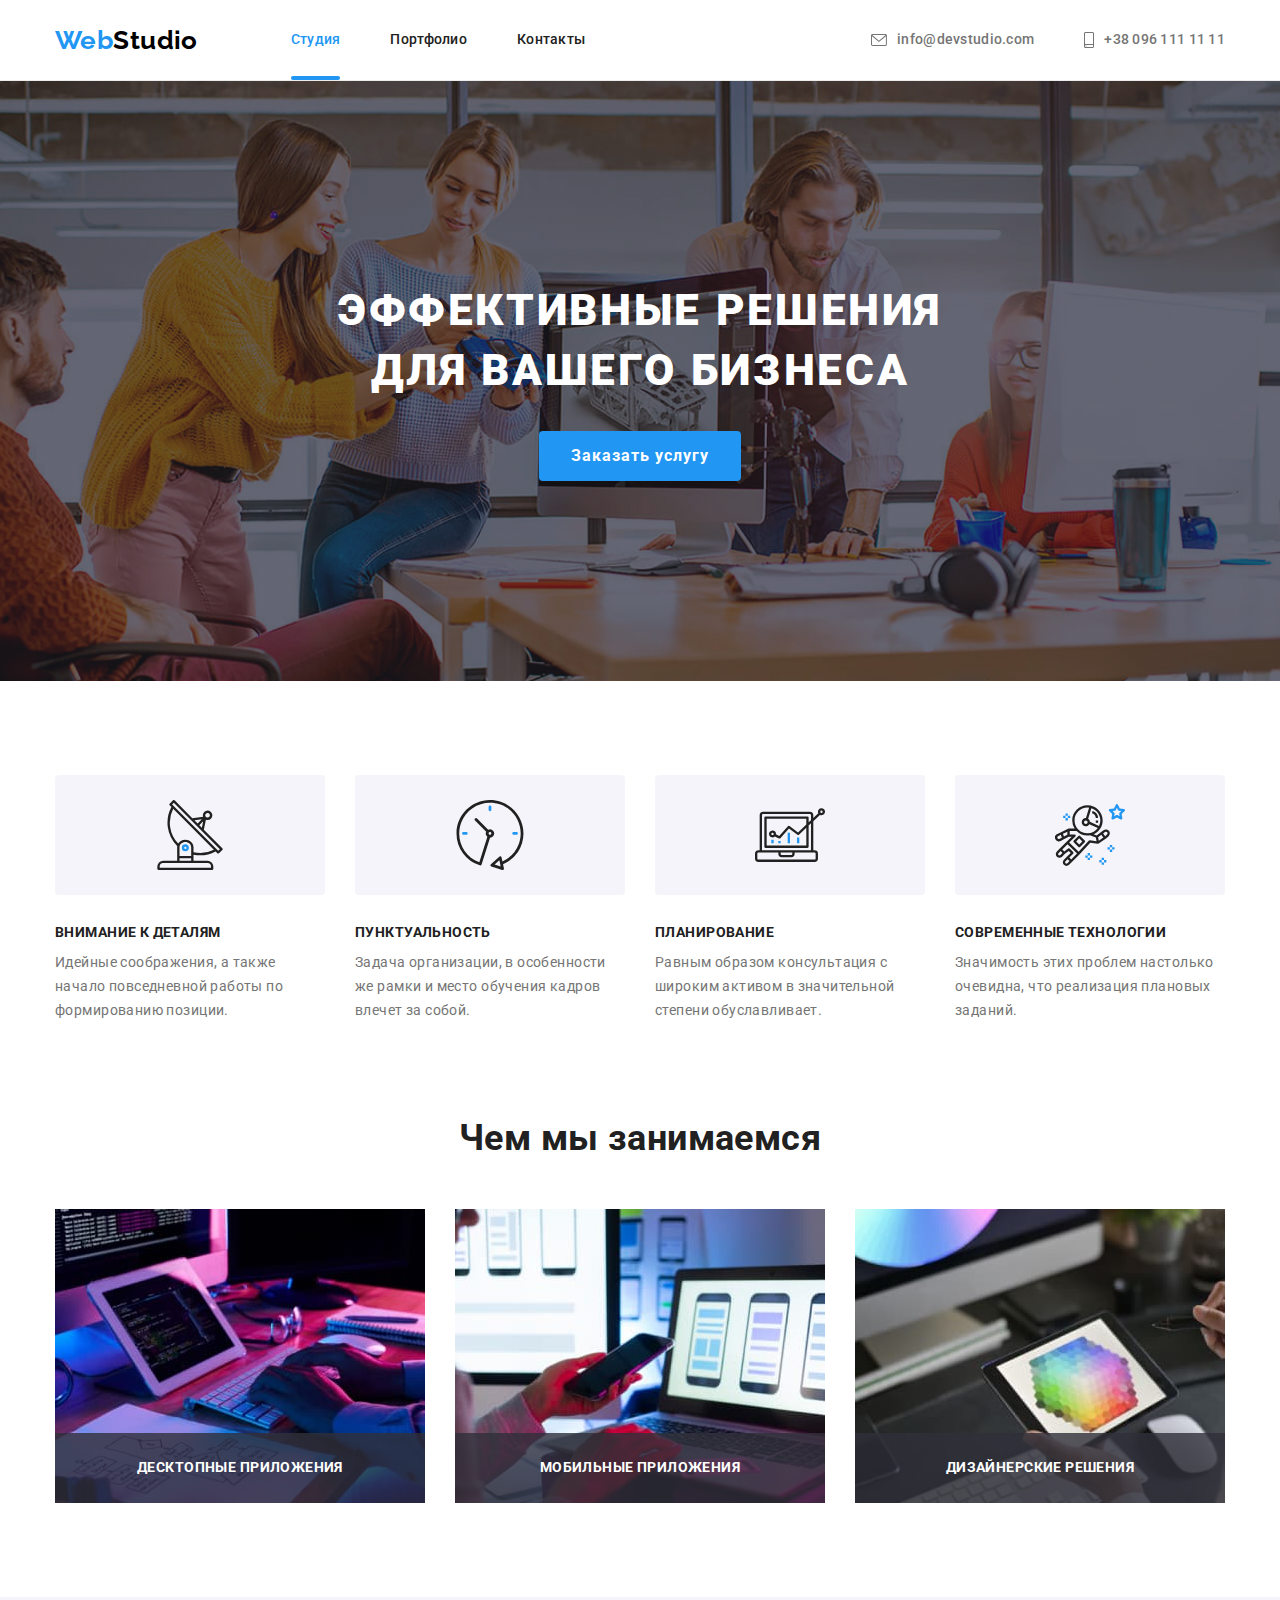
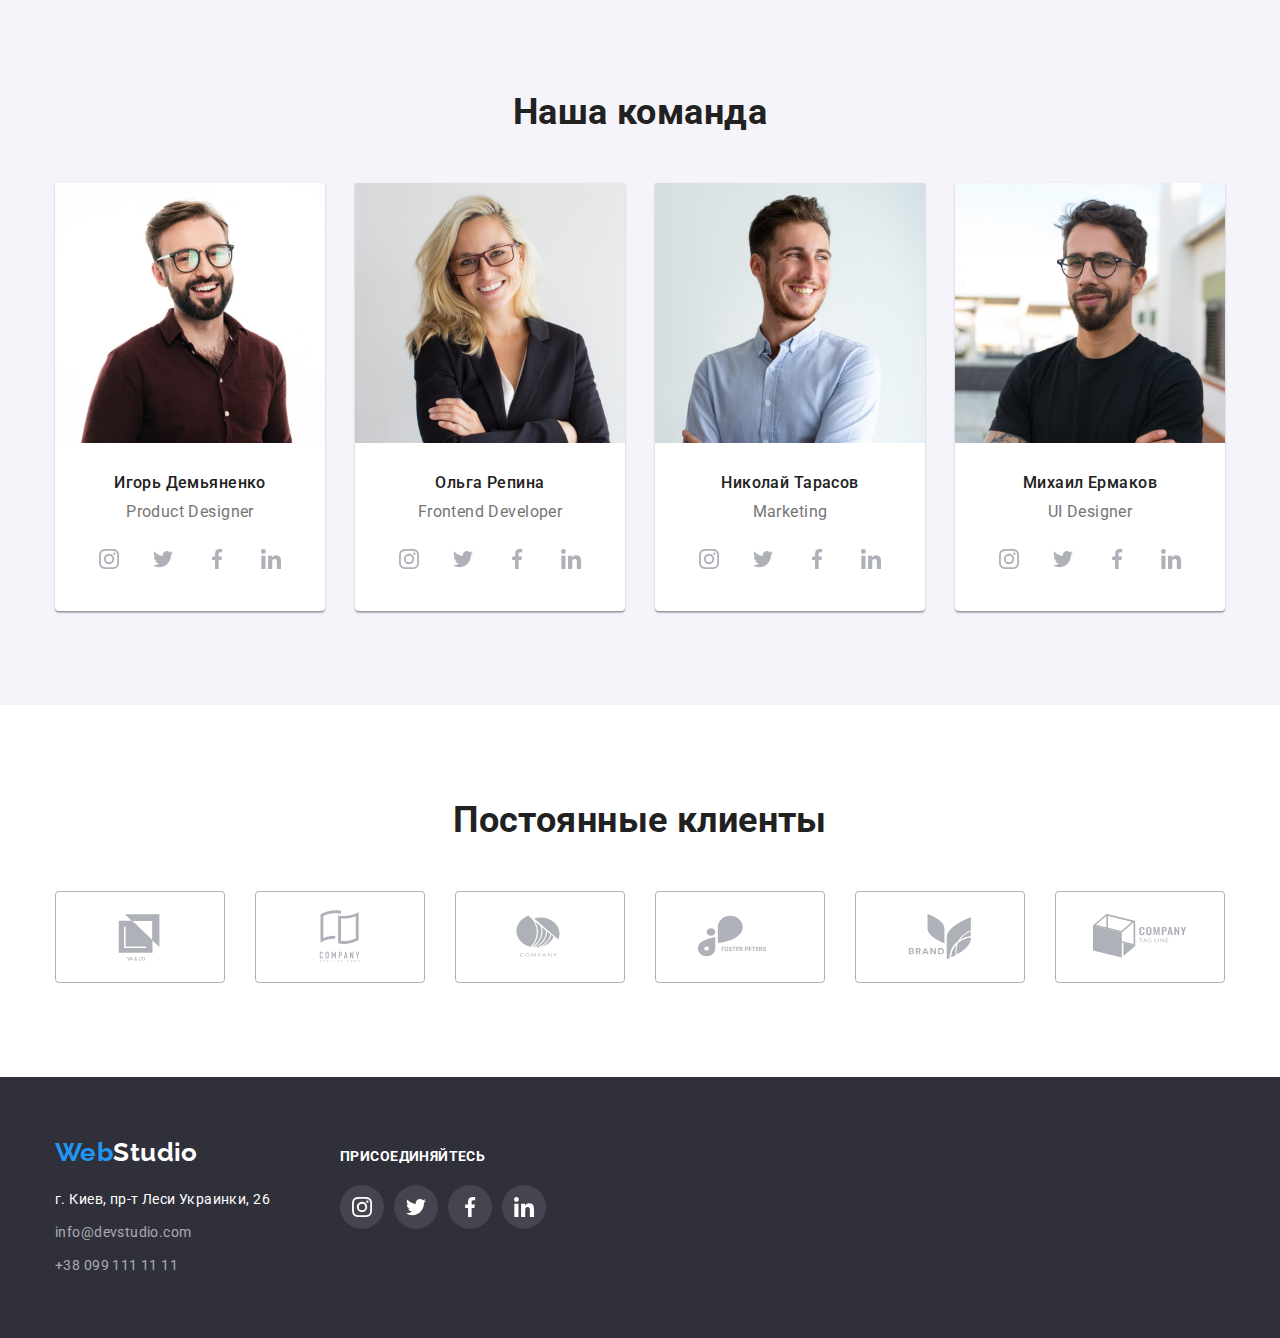
<file: index.html>
<!DOCTYPE html>
<html lang="ru">
  <head>
    <meta charset="UTF-8" />
    <meta http-equiv="X-UA-Compatible" content="IE=edge" />
    <meta name="viewport" content="width=device-width, initial-scale=1.0" />
    <title>goit-markup-hw-01</title>
    <link rel="preconnect" href="https://fonts.googleapis.com" />
    <link rel="preconnect" href="https://fonts.gstatic.com" crossorigin />

    <!-- Fonts -->
    <link
      href="https://fonts.googleapis.com/css2?family=Raleway:wght@700&family=Roboto:wght@400;500;700&display=swap"
      rel="stylesheet"
    />

    <!-- Modern normalize styles -->
    <link
      rel="stylesheet"
      href="https://cdnjs.cloudflare.com/ajax/libs/modern-normalize/1.1.0/modern-normalize.min.css"
    />

    <!-- Custom styles -->
    <link rel="stylesheet" href="./css/styles.css" />
  </head>

  <body data-body>
    <!-- Section Header  -->

    <header class="header">
      <div class="container header-container">
        <nav class="header-nav">
          <a class="logo-header link" lang="en" href="./index.html"
            ><span class="logo-header-accent">Web</span>Studio</a
          >
          <ul class="header-pages-list list">
            <li class="header-list-item">
              <a class="header-link link current-link" href="./index.html"
                >Студия
              </a>
            </li>
            <li class="header-list-item">
              <a class="header-link link" href="./portfolio.html">Портфолио</a>
            </li>
            <li class="header-list-item">
              <a class="header-link link" href="">Контакты</a>
            </li>
          </ul>
        </nav>
        <ul class="header-contacts-list list">
          <li class="header-contacts-item">
            <a
              class="header-contacts-link link"
              href="mailto:info@devstudio.com"
            >
              <svg class="header-contacts-icon" width="16" height="12">
                <use href="./images/icons.svg#icon-envelope"></use>
              </svg>
              <span>info@devstudio.com</span>
            </a>
          </li>
          <li class="header-contacts-item">
            <a class="header-contacts-link link" href="tel:+380961111111">
              <svg class="header-contacts-icon" width="10" height="16">
                <use href="./images/icons.svg#icon-smartphone"></use>
              </svg>
              <span>+38 096 111 11 11</span>
            </a>
          </li>
        </ul>
      </div>
    </header>

    <!-- Section Unique  content -->

    <main>
      <!-- Section Hero -->
      <section class="section hero">
        <div class="container hero-container">
          <h1 class="hero-title">Эффективные решения для вашего бизнеса</h1>
          <button class="hero-btn" type="button" data-modal-open>
            Заказать услугу
          </button>
          <!-- Модальне вікно -->
          <div class="backdrop is-hidden" data-modal>
            <div class="modal">
              <button class="modal-close-btn" type="button" data-modal-close>
                <svg width="18" height="18">
                  <use href="./images/icons.svg#icon-close"></use>
                </svg>
              </button>
            </div>
          </div>
        </div>
      </section>

      <!-- Section Features -->

      <section class="section features">
        <div class="container">
          <h2 class="visually-hidden">Особенности</h2>
          <ul class="list list-features card-set">
            <li class="card-set-item">
              <div class="features-iconfill">
                <svg class="features-icon" width="70" height="70">
                  <use href="./images/icons.svg#icon-antenna"></use>
                </svg>
              </div>
              <h3 class="features-title">Внимание к деталям</h3>
              <p class="features-desc">
                Идейные соображения, а также начало повседневной работы по
                формированию позиции.
              </p>
            </li>
            <li class="card-set-item">
              <div class="features-iconfill">
                <svg class="features-icon" width="70" height="70">
                  <use href="./images/icons.svg#icon-clock"></use>
                </svg>
              </div>
              <h3 class="features-title">Пунктуальность</h3>
              <p class="features-desc">
                Задача организации, в особенности же рамки и место обучения
                кадров влечет за собой.
              </p>
            </li>
            <li class="card-set-item">
              <div class="features-iconfill">
                <svg class="features-icon" width="70" height="70">
                  <use href="./images/icons.svg#icon-diagram"></use>
                </svg>
              </div>
              <h3 class="features-title">Планирование</h3>
              <p class="features-desc">
                Равным образом консультация с широким активом в значительной
                степени обуславливает.
              </p>
            </li>
            <li class="card-set-item">
              <div class="features-iconfill">
                <svg class="features-icon" width="70" height="70">
                  <use href="./images/icons.svg#icon-astronaut"></use>
                </svg>
              </div>
              <h3 class="features-title">Современные технологии</h3>
              <p class="features-desc">
                Значимость этих проблем настолько очевидна, что реализация
                плановых заданий.
              </p>
            </li>
          </ul>
        </div>
      </section>

      <!-- Section About -->

      <section class="section about">
        <div class="container">
          <h2 class="about-title section-title">Чем мы занимаемся</h2>
          <ul class="about-list list card-set">
            <li class="card-set-item about-wrapper">
              <img
                class="about-img"
                src="./images/boxes/box-1.jpg"
                alt="Разработка сайта"
                width="370"
                height="294"
              />
              <p class="about-desc">Десктопные приложения</p>
            </li>
            <li class="card-set-item about-wrapper">
              <img
                class="about-img"
                src="./images/boxes/box-2.jpg"
                alt="Адаптивность сайта"
                width="370"
                height="294"
              />
              <p class="about-desc">Мобильные приложения</p>
            </li>
            <li class="card-set-item about-wrapper">
              <img
                class="about-img"
                src="./images/boxes/box-3.jpg"
                alt="Дизайн сайта"
                width="370"
                height="294"
              />
              <p class="about-desc">Дизайнерские решения</p>
            </li>
          </ul>
        </div>
      </section>

      <!-- Section Team -->

      <section class="section team">
        <div class="container">
          <h2 class="section-title">Наша команда</h2>
          <ul class="list card-set">
            <li class="team-member-card card-set-item">
              <img
                src="./images/team/member-1.jpg"
                alt="Член команды 1"
                width="270"
                height="260"
              />
              <div class="card-team">
                <h3 class="team-member-title">Игорь Демьяненко</h3>
                <p class="team-member-position" lang="en">Product Designer</p>
                <ul class="social-media-list list">
                  <li class="social-media-item">
                    <a
                      class="social-media-link link"
                      href=""
                      target="_blank"
                      rel="noopener noreferrer"
                      aria-label="instagram"
                    >
                      <svg class="social-media-icon" width="20" height="20">
                        <use href="./images/icons.svg#icon-instagram"></use>
                      </svg>
                    </a>
                  </li>
                  <li class="social-media-item">
                    <a
                      class="social-media-link link"
                      href=""
                      target="_blank"
                      rel="noopener noreferrer"
                      aria-label="twitter"
                    >
                      <svg class="social-media-icon" width="20" height="20">
                        <use href="./images/icons.svg#icon-twitter"></use>
                      </svg>
                    </a>
                  </li>
                  <li class="social-media-item">
                    <a
                      class="social-media-link link"
                      href=""
                      target="_blank"
                      rel="noopener noreferrer"
                      aria-label="facebook"
                    >
                      <svg class="social-media-icon" width="20" height="20">
                        <use href="./images/icons.svg#icon-facebook"></use>
                      </svg>
                    </a>
                  </li>
                  <li class="social-media-item">
                    <a
                      class="social-media-link link"
                      href=""
                      target="_blank"
                      rel="noopener noreferrer"
                      aria-label="linkedin"
                    >
                      <svg class="social-media-icon" width="20" height="20">
                        <use href="./images/icons.svg#icon-linkedin"></use>
                      </svg>
                    </a>
                  </li>
                </ul>
              </div>
            </li>

            <li class="team-member-card card-set-item">
              <img
                src="./images/team/member-2.jpg"
                alt="Член команды 2"
                width="270"
                height="260"
              />
              <div class="card-team">
                <h3 class="team-member-title">Ольга Репина</h3>
                <p class="team-member-position" lang="en">Frontend Developer</p>
                <ul class="social-media-list list">
                  <li class="social-media-item">
                    <a
                      class="social-media-link link"
                      href=""
                      target="_blank"
                      rel="noopener noreferrer"
                      aria-label="instagram"
                    >
                      <svg class="social-media-icon" width="20" height="20">
                        <use href="./images/icons.svg#icon-instagram"></use>
                      </svg>
                    </a>
                  </li>
                  <li class="social-media-item">
                    <a
                      class="social-media-link link"
                      href=""
                      target="_blank"
                      rel="noopener noreferrer"
                      aria-label="twitter"
                    >
                      <svg class="social-media-icon" width="20" height="20">
                        <use href="./images/icons.svg#icon-twitter"></use>
                      </svg>
                    </a>
                  </li>
                  <li class="social-media-item">
                    <a
                      class="social-media-link link"
                      href=""
                      target="_blank"
                      rel="noopener noreferrer"
                      aria-label="facebook"
                    >
                      <svg class="social-media-icon" width="20" height="20">
                        <use href="./images/icons.svg#icon-facebook"></use>
                      </svg>
                    </a>
                  </li>
                  <li class="social-media-item">
                    <a
                      class="social-media-link link"
                      href=""
                      target="_blank"
                      rel="noopener noreferrer"
                      aria-label="linkedin"
                    >
                      <svg class="social-media-icon" width="20" height="20">
                        <use href="./images/icons.svg#icon-linkedin"></use>
                      </svg>
                    </a>
                  </li>
                </ul>
              </div>
            </li>

            <li class="team-member-card card-set-item">
              <img
                src="./images/team/member-3.jpg"
                alt="Член команды 3"
                width="270"
                height="260"
              />
              <div class="card-team">
                <h3 class="team-member-title">Николай Тарасов</h3>
                <p class="team-member-position" lang="en">Marketing</p>
                <ul class="social-media-list list">
                  <li class="social-media-item">
                    <a
                      class="social-media-link link"
                      href=""
                      target="_blank"
                      rel="noopener noreferrer"
                      aria-label="instagram"
                    >
                      <svg class="social-media-icon" width="20" height="20">
                        <use href="./images/icons.svg#icon-instagram"></use>
                      </svg>
                    </a>
                  </li>
                  <li class="social-media-item">
                    <a
                      class="social-media-link link"
                      href=""
                      target="_blank"
                      rel="noopener noreferrer"
                      aria-label="twitter"
                    >
                      <svg class="social-media-icon" width="20" height="20">
                        <use href="./images/icons.svg#icon-twitter"></use>
                      </svg>
                    </a>
                  </li>
                  <li class="social-media-item">
                    <a
                      class="social-media-link link"
                      href=""
                      target="_blank"
                      rel="noopener noreferrer"
                      aria-label="facebook"
                    >
                      <svg class="social-media-icon" width="20" height="20">
                        <use href="./images/icons.svg#icon-facebook"></use>
                      </svg>
                    </a>
                  </li>
                  <li class="social-media-item">
                    <a
                      class="social-media-link link"
                      href=""
                      target="_blank"
                      rel="noopener noreferrer"
                      aria-label="linkedin"
                    >
                      <svg class="social-media-icon" width="20" height="20">
                        <use href="./images/icons.svg#icon-linkedin"></use>
                      </svg>
                    </a>
                  </li>
                </ul>
              </div>
            </li>

            <li class="team-member-card card-set-item">
              <img
                src="./images/team/member-4.jpg"
                alt="Член команды 4"
                width="270"
                height="260"
              />
              <div class="card-team">
                <h3 class="team-member-title">Михаил Ермаков</h3>
                <p class="team-member-position" lang="en">UI Designer</p>
                <ul class="social-media-list list">
                  <li class="social-media-item">
                    <a
                      class="social-media-link link"
                      href=""
                      target="_blank"
                      rel="noopener noreferrer"
                      aria-label="instagram"
                    >
                      <svg class="social-media-icon" width="20" height="20">
                        <use href="./images/icons.svg#icon-instagram"></use>
                      </svg>
                    </a>
                  </li>
                  <li class="social-media-item">
                    <a
                      class="social-media-link link"
                      href=""
                      target="_blank"
                      rel="noopener noreferrer"
                      aria-label="twitter"
                    >
                      <svg class="social-media-icon" width="20" height="20">
                        <use href="./images/icons.svg#icon-twitter"></use>
                      </svg>
                    </a>
                  </li>
                  <li class="social-media-item">
                    <a
                      class="social-media-link link"
                      href=""
                      target="_blank"
                      rel="noopener noreferrer"
                      aria-label="facebook"
                    >
                      <svg class="social-media-icon" width="20" height="20">
                        <use href="./images/icons.svg#icon-facebook"></use>
                      </svg>
                    </a>
                  </li>
                  <li class="social-media-item">
                    <a
                      class="social-media-link link"
                      href=""
                      target="_blank"
                      rel="noopener noreferrer"
                      aria-label="linkedin"
                    >
                      <svg class="social-media-icon" width="20" height="20">
                        <use href="./images/icons.svg#icon-linkedin"></use>
                      </svg>
                    </a>
                  </li>
                </ul>
              </div>
            </li>
          </ul>
        </div>
      </section>
    </main>

    <!-- Section Clients -->
    <section class="section section-clients">
      <div class="container">
        <h2 class="section-title">Постоянные клиенты</h2>
        <div class="clients-group">
          <div class="clients-iconfill">
            <a
              class="clients-link link"
              href=""
              target="_blank"
              rel="noopener noreferrer"
              aria-label="Client-1"
            >
              <svg class="clients-icon" width="106" height="60">
                <use href="./images/icons.svg#icon-Logo-1"></use>
              </svg>
            </a>
          </div>
          <div class="clients-iconfill">
            <a
              class="clients-link link"
              href=""
              target="_blank"
              rel="noopener noreferrer"
              aria-label="Client-2"
            >
              <svg class="clients-icon" width="106" height="60">
                <use href="./images/icons.svg#icon-Logo-2"></use>
              </svg>
            </a>
          </div>
          <div class="clients-iconfill">
            <a
              class="clients-link link"
              href=""
              target="_blank"
              rel="noopener noreferrer"
              aria-label="Client-3"
            >
              <svg class="clients-icon" width="106" height="60">
                <use href="./images/icons.svg#icon-Logo-3"></use>
              </svg>
            </a>
          </div>
          <div class="clients-iconfill">
            <a
              class="clients-link link"
              href=""
              target="_blank"
              rel="noopener noreferrer"
              aria-label="Client-4"
            >
              <svg class="clients-icon" width="106" height="60">
                <use href="./images/icons.svg#icon-Logo-4"></use>
              </svg>
            </a>
          </div>
          <div class="clients-iconfill">
            <a
              class="clients-link link"
              href=""
              target="_blank"
              rel="noopener noreferrer"
              aria-label="Client-5"
            >
              <svg class="clients-icon" width="106" height="60">
                <use href="./images/icons.svg#icon-Logo-5"></use>
              </svg>
            </a>
          </div>
          <div class="clients-iconfill">
            <a
              class="clients-link link"
              href=""
              target="_blank"
              rel="noopener noreferrer"
              aria-label="Client-6"
            >
              <svg class="clients-icon" width="106" height="60">
                <use href="./images/icons.svg#icon-Logo-6"></use>
              </svg>
            </a>
          </div>
        </div>
      </div>
    </section>
    <!-- Section Footer -->

    <footer class="footer">
      <div class="container">
        <div class="footer-group">
          <div class="fotter-contacts">
            <a class="logo-footer link" lang="en" href="./index.html"
              ><span class="logo-footer-accent">Web</span>Studio</a
            >
            <address class="address container-address">
              <ul class="list">
                <li class="footer-list-item">
                  <a
                    class="address-link link"
                    href="https://goo.gl/maps/PPFv1zaZSDfDvedT9"
                    target="_blank"
                    rel="noopener noreferrer"
                  >
                    г. Киев, пр-т Леси Украинки, 26</a
                  >
                </li>
                <li class="footer-list-item">
                  <a
                    class="footer-contacts link"
                    href="mailto:info@devstudio.com"
                    >info@devstudio.com</a
                  >
                </li>
                <li class="footer-list-item">
                  <a class="footer-contacts link" href="tel:+380991111111"
                    >+38 099 111 11 11</a
                  >
                </li>
              </ul>
            </address>
          </div>
          <div class="footer-social-media">
            <strong class="footer-text">Присоединяйтесь</strong>
            <ul class="social-media-list list">
              <li class="social-media-item">
                <a
                  class="footer-link link"
                  href=""
                  target="_blank"
                  rel="noopener noreferrer"
                  aria-label="instagram"
                >
                  <svg class="footer-media-icon" width="20" height="20">
                    <use href="./images/icons.svg#icon-instagram"></use>
                  </svg>
                </a>
              </li>
              <li class="social-media-item">
                <a
                  class="footer-link link"
                  href=""
                  target="_blank"
                  rel="noopener noreferrer"
                  aria-label="twitter"
                >
                  <svg class="footer-media-icon" width="20" height="20">
                    <use href="./images/icons.svg#icon-twitter"></use>
                  </svg>
                </a>
              </li>
              <li class="social-media-item">
                <a
                  class="footer-link link"
                  href=""
                  target="_blank"
                  rel="noopener noreferrer"
                  aria-label="facebook"
                >
                  <svg class="footer-media-icon" width="20" height="20">
                    <use href="./images/icons.svg#icon-facebook"></use>
                  </svg>
                </a>
              </li>
              <li class="social-media-item">
                <a
                  class="footer-link link"
                  href=""
                  target="_blank"
                  rel="noopener noreferrer"
                  aria-label="linkedin"
                >
                  <svg class="footer-media-icon" width="20" height="20">
                    <use href="./images/icons.svg#icon-linkedin"></use>
                  </svg>
                </a>
              </li>
            </ul>
          </div>
        </div>
      </div>
    </footer>
    <script src="./js/modal.js"></script>
  </body>
</html>
</file>
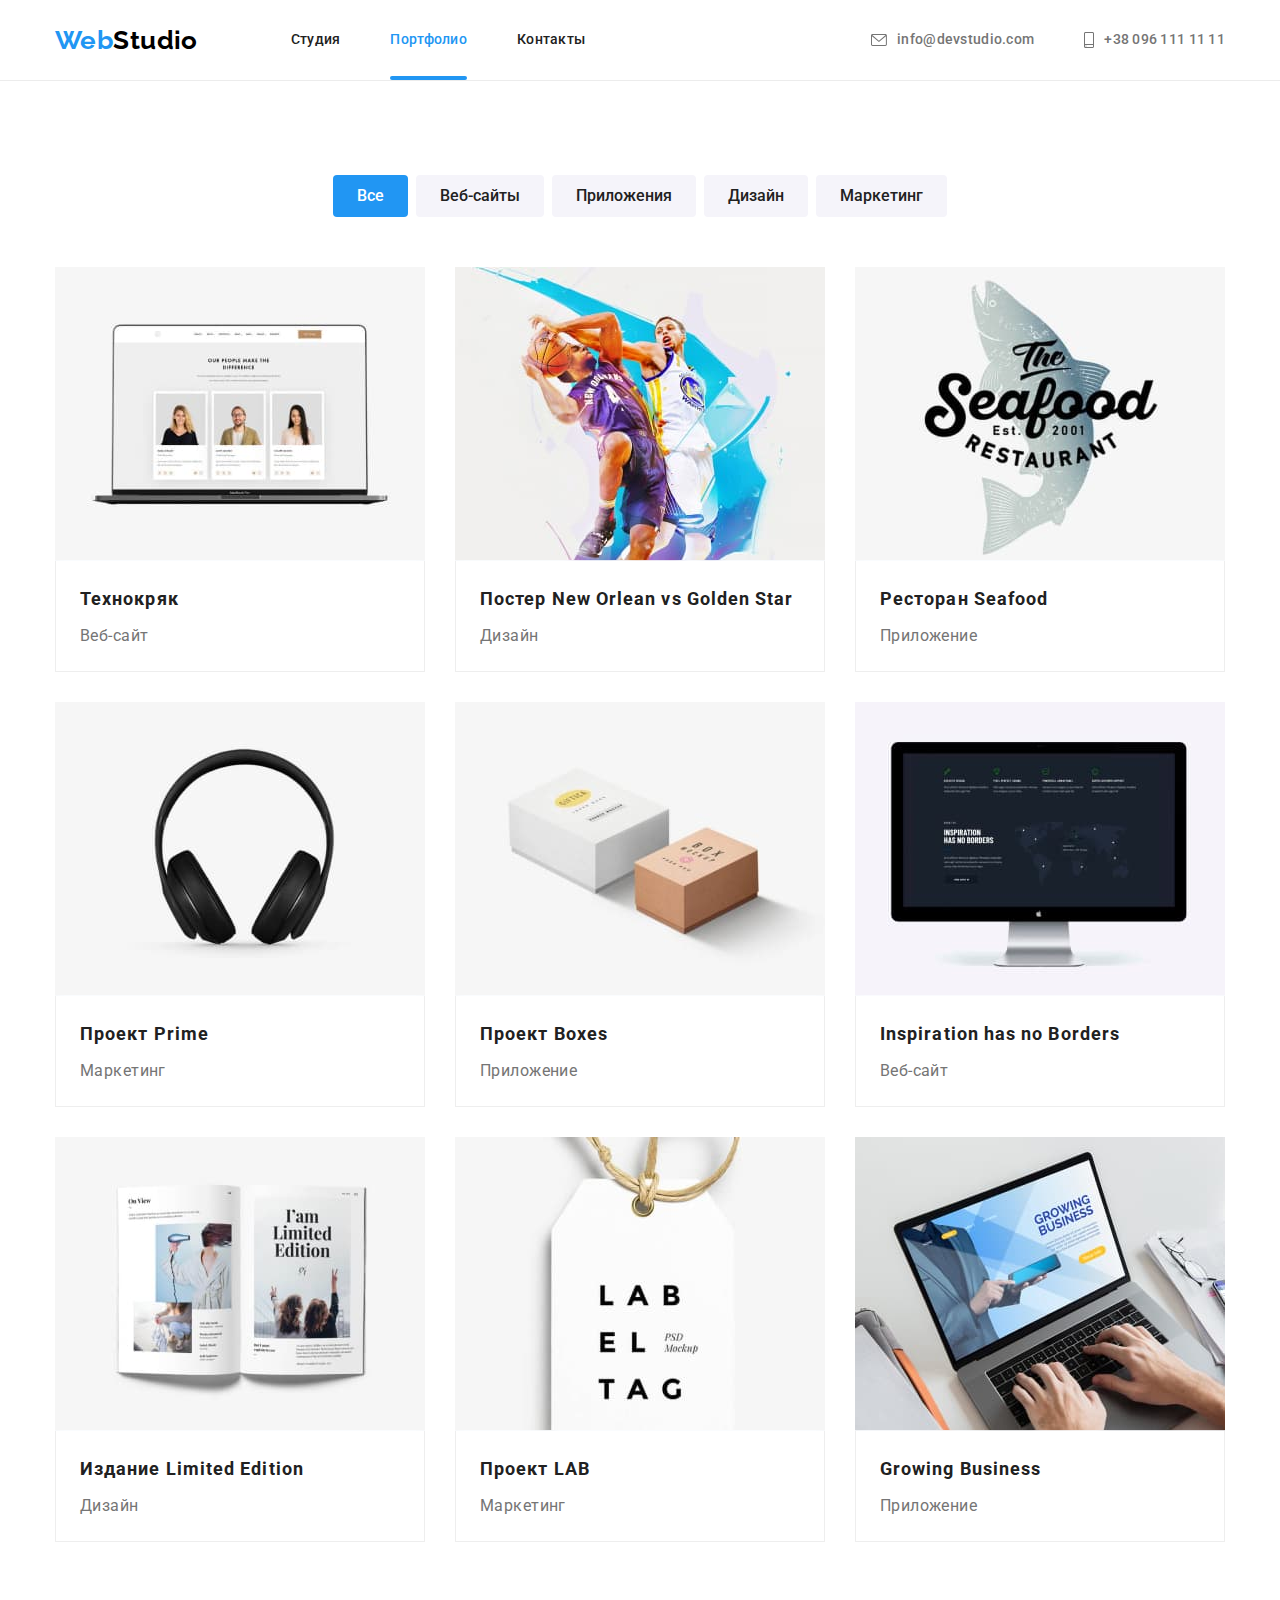
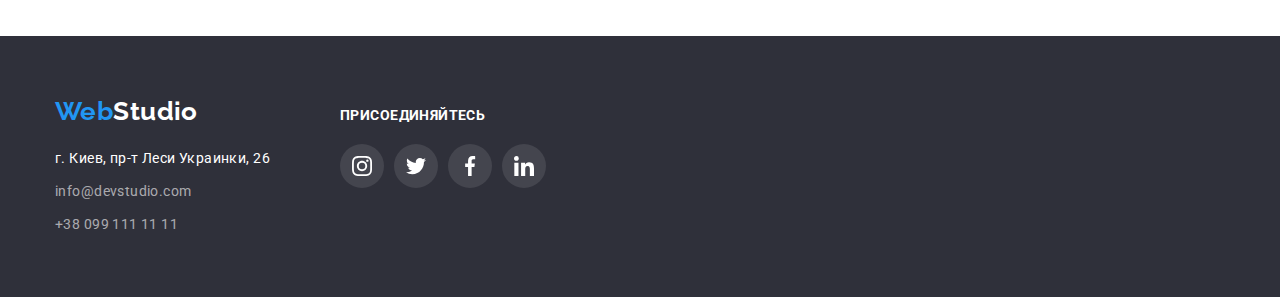
<file: portfolio.html>
<!DOCTYPE html>
<html lang="ru">
  <head>
    <meta charset="UTF-8" />
    <meta http-equiv="X-UA-Compatible" content="IE=edge" />
    <meta name="viewport" content="width=device-width, initial-scale=1.0" />
    <title>goit-markup-hw-01</title>
    <link rel="preconnect" href="https://fonts.googleapis.com" />
    <link rel="preconnect" href="https://fonts.gstatic.com" crossorigin />

    <!-- Fonts -->
    <link
      href="https://fonts.googleapis.com/css2?family=Raleway:wght@700&family=Roboto:wght@400;500;700&display=swap"
      rel="stylesheet"
    />

    <!-- Modern normalize styles -->
    <link
      rel="stylesheet"
      href="https://cdnjs.cloudflare.com/ajax/libs/modern-normalize/1.1.0/modern-normalize.min.css"
    />

    <!-- Custom styles -->
    <link rel="stylesheet" href="./css/styles.css" />
  </head>

  <body>
    <!--Section Header  -->

    <header class="header">
      <div class="container header-container">
        <nav class="header-nav">
          <a class="logo-header link" lang="en" href="./index.html"
            ><span class="logo-header-accent">Web</span>Studio</a
          >
          <ul class="header-pages-list list">
            <li class="header-list-item">
              <a class="header-link link" href="./index.html">Студия </a>
            </li>
            <li class="header-list-item">
              <a class="header-link current-link link" href="./portfolio.html"
                >Портфолио</a
              >
            </li>
            <li class="header-list-item">
              <a class="header-link link" href="">Контакты</a>
            </li>
          </ul>
        </nav>
        <ul class="header-contacts-list list">
          <li class="header-contacts-item">
            <a
              class="header-contacts-link link"
              href="mailto:info@devstudio.com"
            >
              <svg class="header-contacts-icon" width="16" height="12">
                <use href="./images/icons.svg#icon-envelope"></use>
              </svg>
              <span>info@devstudio.com</span>
            </a>
          </li>
          <li class="header-contacts-item">
            <a class="header-contacts-link link" href="tel:+380961111111">
              <svg class="header-contacts-icon" width="10" height="16">
                <use href="./images/icons.svg#icon-smartphone"></use>
              </svg>
              <span>+38 096 111 11 11</span>
            </a>
          </li>
        </ul>
      </div>
    </header>

    <!-- Section Unique  content -->

    <main>
      <!-- Examples of works -->

      <section class="section works-examples">
        <div class="container">
          <h1 class="visually-hidden">Примеры работ</h1>
          <ul class="list button-list">
            <li class="button-item">
              <button class="btn-wrk-exmpl active-btn" type="button">
                Все
              </button>
            </li>
            <li class="button-item">
              <button class="btn-wrk-exmpl" type="button">Веб-сайты</button>
            </li>
            <li class="button-item">
              <button class="btn-wrk-exmpl" type="button">Приложения</button>
            </li>
            <li class="button-item">
              <button class="btn-wrk-exmpl" type="button">Дизайн</button>
            </li>
            <li class="button-item">
              <button class="btn-wrk-exmpl" type="button">Маркетинг</button>
            </li>
          </ul>
          <ul class="list card-set works-examples-list">
            <li class="container-wrk-exmpl card-set-item">
              <a
                class="work-exmpl-link link"
                href=""
                target="_blank"
                rel="noopener noreferrer"
                aria-label="пример веб-сайта"
              >
                <div class="thumb-work-exmpl">
                  <img
                    src="./images/projects/project-1.jpg"
                    alt="Проект 1"
                    width="370"
                    height="294"
                  />
                  <div class="portfolio-overlay">
                    <p class="portfolio-desc">
                      Ресурс предлагает комплексные предложения с разным уровнем
                      функционала и сервисов. Все это позволит посетителю
                      получить исчерпывающие сведения о компании или частном
                      лице.
                    </p>
                  </div>
                </div>

                <div class="examples-text">
                  <h2 class="title-wrk-exmpl">Технокряк</h2>
                  <p class="desc-wrk-exmpl">Веб-сайт</p>
                </div>
              </a>
            </li>
            <li class="container-wrk-exmpl card-set-item">
              <a
                class="work-exmpl-link link"
                href=""
                target="_blank"
                rel="noopener noreferrer"
                aria-label="пример дизайна"
              >
                <div class="thumb-work-exmpl">
                  <img
                    src="./images/projects/project-2.jpg"
                    alt="Проект 2"
                    width="370"
                    height="294"
                  />
                  <div class="portfolio-overlay">
                    <p class="portfolio-desc">
                      Ресурс предлагает комплексные предложения с разным уровнем
                      функционала и сервисов. Все это позволит посетителю
                      получить исчерпывающие сведения о компании или частном
                      лице.
                    </p>
                  </div>
                </div>
                <div class="examples-text">
                  <h2 class="title-wrk-exmpl">
                    Постер <span lang="en">New Orlean vs Golden Star</span>
                  </h2>
                  <p class="desc-wrk-exmpl">Дизайн</p>
                </div>
              </a>
            </li>
            <li class="container-wrk-exmpl card-set-item">
              <a
                class="work-exmpl-link link"
                href=""
                target="_blank"
                rel="noopener noreferrer"
                aria-label="пример приложения"
              >
                <div class="thumb-work-exmpl">
                  <img
                    src="./images/projects/project-3.jpg"
                    alt="Проект 3"
                    width="370"
                    height="294"
                  />
                  <div class="portfolio-overlay">
                    <p class="portfolio-desc">
                      Ресурс предлагает комплексные предложения с разным уровнем
                      функционала и сервисов. Все это позволит посетителю
                      получить исчерпывающие сведения о компании или частном
                      лице.
                    </p>
                  </div>
                </div>
                <div class="examples-text">
                  <h2 class="title-wrk-exmpl">
                    Ресторан <span lang="en">Seafood</span>
                  </h2>
                  <p class="desc-wrk-exmpl">Приложение</p>
                </div>
              </a>
            </li>
            <li class="container-wrk-exmpl card-set-item">
              <a
                class="work-exmpl-link link"
                href=""
                target="_blank"
                rel="noopener noreferrer"
                aria-label="пример маркетинга"
              >
                <div class="thumb-work-exmpl">
                  <img
                    src="./images/projects/project-4.jpg"
                    alt="Проект 4"
                    width="370"
                    height="294"
                  />
                  <div class="portfolio-overlay">
                    <p class="portfolio-desc">
                      Ресурс предлагает комплексные предложения с разным уровнем
                      функционала и сервисов. Все это позволит посетителю
                      получить исчерпывающие сведения о компании или частном
                      лице.
                    </p>
                  </div>
                </div>

                <div class="examples-text">
                  <h2 class="title-wrk-exmpl">
                    Проект <span lang="en">Prime</span>
                  </h2>
                  <p class="desc-wrk-exmpl">Маркетинг</p>
                </div>
              </a>
            </li>
            <li class="container-wrk-exmpl card-set-item">
              <a
                class="work-exmpl-link link"
                href=""
                target="_blank"
                rel="noopener noreferrer"
                aria-label="пример приложения"
              >
                <div class="thumb-work-exmpl">
                  <img
                    src="./images/projects/project-5.jpg"
                    alt="Проект 5"
                    width="370"
                    height="294"
                  />
                  <div class="portfolio-overlay">
                    <p class="portfolio-desc">
                      Ресурс предлагает комплексные предложения с разным уровнем
                      функционала и сервисов. Все это позволит посетителю
                      получить исчерпывающие сведения о компании или частном
                      лице.
                    </p>
                  </div>
                </div>

                <div class="examples-text">
                  <h2 class="title-wrk-exmpl">
                    Проект <span lang="en">Boxes</span>
                  </h2>
                  <p class="desc-wrk-exmpl">Приложение</p>
                </div>
              </a>
            </li>
            <li class="container-wrk-exmpl card-set-item">
              <a
                class="work-exmpl-link link"
                href=""
                target="_blank"
                rel="noopener noreferrer"
                aria-label="пример веб-сайта"
              >
                <div class="thumb-work-exmpl">
                  <img
                    src="./images/projects/project-6.jpg"
                    alt="Проект 6 "
                    width="370"
                    height="294"
                  />
                  <div class="portfolio-overlay">
                    <p class="portfolio-desc">
                      Ресурс предлагает комплексные предложения с разным уровнем
                      функционала и сервисов. Все это позволит посетителю
                      получить исчерпывающие сведения о компании или частном
                      лице.
                    </p>
                  </div>
                </div>

                <div class="examples-text">
                  <h2 class="title-wrk-exmpl" lang="en">
                    Inspiration has no Borders
                  </h2>
                  <p class="desc-wrk-exmpl">Веб-сайт</p>
                </div>
              </a>
            </li>
            <li class="container-wrk-exmpl card-set-item">
              <a
                class="work-exmpl-link link"
                href=""
                target="_blank"
                rel="noopener noreferrer"
                aria-label="пример дизайна"
              >
                <div class="thumb-work-exmpl">
                  <img
                    src="./images/projects/project-7.jpg"
                    alt="Проект 7"
                    width="370"
                    height="294"
                  />
                  <div class="portfolio-overlay">
                    <p class="portfolio-desc">
                      Ресурс предлагает комплексные предложения с разным уровнем
                      функционала и сервисов. Все это позволит посетителю
                      получить исчерпывающие сведения о компании или частном
                      лице.
                    </p>
                  </div>
                </div>
                <div class="examples-text">
                  <h2 class="title-wrk-exmpl">
                    Издание <span lang="en">Limited Edition</span>
                  </h2>
                  <p class="desc-wrk-exmpl">Дизайн</p>
                </div>
              </a>
            </li>
            <li class="container-wrk-exmpl card-set-item">
              <a
                class="work-exmpl-link link"
                href=""
                target="_blank"
                rel="noopener noreferrer"
                aria-label="пример маркетинга"
              >
                <div class="thumb-work-exmpl">
                  <img
                    src="./images/projects/project-8.jpg"
                    alt="Проект 8"
                    width="370"
                    height="294"
                  />
                  <div class="portfolio-overlay">
                    <p class="portfolio-desc">
                      Ресурс предлагает комплексные предложения с разным уровнем
                      функционала и сервисов. Все это позволит посетителю
                      получить исчерпывающие сведения о компании или частном
                      лице.
                    </p>
                  </div>
                </div>
                <div class="examples-text">
                  <h2 class="title-wrk-exmpl">
                    Проект <span lang="en">LAB</span>
                  </h2>
                  <p class="desc-wrk-exmpl">Маркетинг</p>
                </div>
              </a>
            </li>
            <li class="container-wrk-exmpl card-set-item">
              <a
                class="work-exmpl-link link"
                href=""
                target="_blank"
                rel="noopener noreferrer"
                aria-label="пример приложения"
              >
                <div class="thumb-work-exmpl">
                  <img
                    src="./images/projects/project-9.jpg"
                    alt="Проект 9"
                    width="370"
                    height="294"
                  />
                  <div class="portfolio-overlay">
                    <p class="portfolio-desc">
                      Ресурс предлагает комплексные предложения с разным уровнем
                      функционала и сервисов. Все это позволит посетителю
                      получить исчерпывающие сведения о компании или частном
                      лице.
                    </p>
                  </div>
                </div>
                <div class="examples-text">
                  <h2 class="title-wrk-exmpl" lang="en">Growing Business</h2>
                  <p class="desc-wrk-exmpl">Приложение</p>
                </div>
              </a>
            </li>
          </ul>
        </div>
      </section>
    </main>

    <!-- Section Footer -->

    <footer class="footer">
      <div class="container">
        <div class="footer-group">
          <div class="fotter-contacts">
            <a class="logo-footer link" lang="en" href="./index.html"
              ><span class="logo-footer-accent">Web</span>Studio</a
            >
            <address class="address container-address">
              <ul class="list">
                <li class="footer-list-item">
                  <a
                    class="address-link link"
                    href="https://goo.gl/maps/PPFv1zaZSDfDvedT9"
                    target="_blank"
                    rel="noopener noreferrer"
                  >
                    г. Киев, пр-т Леси Украинки, 26</a
                  >
                </li>
                <li class="footer-list-item">
                  <a
                    class="footer-contacts link"
                    href="mailto:info@devstudio.com"
                    >info@devstudio.com</a
                  >
                </li>
                <li class="footer-list-item">
                  <a class="footer-contacts link" href="tel:+380991111111"
                    >+38 099 111 11 11</a
                  >
                </li>
              </ul>
            </address>
          </div>
          <div class="footer-social-media">
            <strong class="footer-text">Присоединяйтесь</strong>
            <ul class="social-media-list list">
              <li class="social-media-item">
                <a
                  class="footer-link link"
                  href=""
                  target="_blank"
                  rel="noopener noreferrer"
                  aria-label="instagram"
                >
                  <svg class="footer-media-icon" width="20" height="20">
                    <use href="./images/icons.svg#icon-instagram"></use>
                  </svg>
                </a>
              </li>
              <li class="social-media-item">
                <a
                  class="footer-link link"
                  href=""
                  target="_blank"
                  rel="noopener noreferrer"
                  aria-label="twitter"
                >
                  <svg class="footer-media-icon" width="20" height="20">
                    <use href="./images/icons.svg#icon-twitter"></use>
                  </svg>
                </a>
              </li>
              <li class="social-media-item">
                <a
                  class="footer-link link"
                  href=""
                  target="_blank"
                  rel="noopener noreferrer"
                  aria-label="facebook"
                >
                  <svg class="footer-media-icon" width="20" height="20">
                    <use href="./images/icons.svg#icon-facebook"></use>
                  </svg>
                </a>
              </li>
              <li class="social-media-item">
                <a
                  class="footer-link link"
                  href=""
                  target="_blank"
                  rel="noopener noreferrer"
                  aria-label="linkedin"
                >
                  <svg class="footer-media-icon" width="20" height="20">
                    <use href="./images/icons.svg#icon-linkedin"></use>
                  </svg>
                </a>
              </li>
            </ul>
          </div>
        </div>
      </div>
    </footer>
  </body>
</html>
</file>
<file: css/styles.css>
:root {
  /* fonts */
  --main-font: "Roboto";
  --secondary-font: "Raleway";

  /* text colors */
  --main-txt-cl: #757575;
  --secondary-txt-cl: #212121;
  --dark-txt-cl: #000000;
  --white-txt-cl: #ffffff;
  --accent-txt-cl: #2196f3;

  /* bg colors */
  --main-bg-cl: #ffffff;
  --grey-bg-cl: #f5f4fa;
  --dark-bg-cl: #2f303a;
  --btn-cl: #2196f3;
  --btn-active-cl: #188ce8;

  /* others */
  --items: 4;
  --indent: 30px;

  --anim: 250ms cubic-bezier(0.4, 0, 0.2, 1);
}

/* body */
body {
  font-family: var(--main-font), sans-serif;
  font-size: 14px;
  line-height: 1.71;
  color: var(--main-txt-cl);
  letter-spacing: 0.03em;

  background-color: var(--main-bg-cl);
}

/* reset */

h1,
h2,
h3,
h4,
p {
  margin: 0;
}

img {
  display: block;
  max-width: 100%;
  height: auto;
}

/* utilitas */

.no-scroll {
  overflow: hidden;
}

.container {
  width: 1200px;
  padding-left: 15px;
  padding-right: 15px;
  margin-left: auto;
  margin-right: auto;
}

.section {
  padding-top: 94px;
  padding-bottom: 94px;
}

.link {
  text-decoration: none;
}

.list {
  list-style: none;
  margin: 0;
  padding: 0;
}

.current-link {
  position: relative;

  color: var(--accent-txt-cl);
  display: flex;
  align-items: center;
}

.current-link::after {
  content: "";

  position: absolute;
  bottom: 0;
  left: 0;

  width: 100%;
  height: 4px;

  display: inline-block;

  background-color: var(--btn-cl);

  border-radius: 2px;
}

.section-title {
  margin-bottom: 50px;
  font-size: 36px;
  line-height: 1.17;
  text-align: center;
  color: var(--secondary-txt-cl);
}

.visually-hidden {
  position: absolute;
  width: 1px;
  height: 1px;
  margin: -1px;
  border: 0;
  padding: 0;

  white-space: nowrap;
  clip-path: inset(100%);
  clip: rect(0 0 0 0);
  overflow: hidden;
}

.card-set {
  display: flex;
  flex-wrap: wrap;
  margin: calc(-1 * var(--indent) / 2);
}

.card-set-item {
  flex-basis: calc((100% - var(--indent) * var(--items)) / var(--items));
  margin: calc(var(--indent) / 2);
}

.features-iconfill {
  display: flex;
  align-items: center;
  justify-content: center;
  margin-bottom: 30px;

  width: 270px;
  height: 120px;

  background-color: #f5f4fa;
  border-radius: 4px;
}

/*  common header*/
.header {
  border-bottom: 1px solid #ececec;
}

.header-container {
  display: flex;
  align-items: center;
}

.header-nav {
  display: flex;
  align-items: center;
}

.header-pages-list {
  display: flex;
  margin-left: 93px;
}

.header-contacts-list {
  display: flex;
  align-items: center;
  margin-left: auto;
}

.header-list-item {
  margin-right: 50px;
}
.header-list-item:last-child {
  margin-right: 0;
}

.logo-header {
  font-family: var(--secondary-font), sans-serif;
  font-weight: 700;
  font-size: 26px;
  line-height: 1.19;
  color: var(--dark-txt-cl);
}

.logo-header-accent {
  color: var(--accent-txt-cl);
}

.header-link {
  display: block;
  padding-top: 32px;
  padding-bottom: 32px;

  font-weight: 500;
  line-height: 1.14;
  letter-spacing: 0.02em;
  color: var(--secondary-txt-cl);

  transition: color var(--anim);
}

.header-link:hover,
.header-link:focus {
  color: var(--accent-txt-cl);
}

.header-contacts-item:not(:last-child) {
  margin-right: 50px;
}

.header-contacts-link {
  display: flex;
  align-items: center;
  padding-top: 32px;
  padding-bottom: 32px;

  font-weight: 500;
  line-height: 1.14;
  letter-spacing: 0.02em;
  color: var(--main-txt-cl);

  fill: #757575;

  transition: color var(--anim), fill var(--anim);
}

.header-contacts-link:hover,
.header-contacts-link:focus {
  color: var(--accent-txt-cl);

  fill: var(--accent-txt-cl);
}

.header-contacts-icon {
  margin-right: 10px;
}
.current-link {
  color: var(--accent-txt-cl);
}

/* common footer */

.footer {
  padding: 60px 0px;

  background-color: #2f303a;
}

.footer-list-item:not(:last-child) {
  margin-bottom: 9px;
}

.logo-footer {
  display: inline-block;
  margin-bottom: 20px;

  font-family: var(--secondary-font), sans-serif;
  font-weight: 700;
  font-size: 26px;
  line-height: 1.19;
  color: var(--white-txt-cl);
}

.logo-footer-accent {
  color: var(--accent-txt-cl);
}

.address {
  font-style: normal;
}

.address-link {
  color: var(--white-txt-cl);
}

.footer-contacts {
  color: rgba(255, 255, 255, 0.6);
  transition: color var(--anim);
}

.footer-contacts:hover,
.footer-contacts:focus {
  color: var(--accent-txt-cl);
}

.social-media-list {
  display: flex;
  justify-content: center;
}

.social-media-item:not(:last-child) {
  margin-right: 10px;
}
.footer-link {
  display: flex;
  align-items: center;
  justify-content: center;
  width: 44px;
  height: 44px;

  color: #ffffff;

  background-color: rgba(255, 255, 255, 0.1);
  border-radius: 50%;
  /* outline: 2px solid red; */

  transition: background-color var(--anim);
}

.footer-link:hover,
.footer-link:focus {
  background-color: var(--btn-cl);
}

.footer-media-icon {
  width: 20px;
  height: 20px;

  fill: currentColor;
}

.footer-social-media {
  margin-left: 70px;
}

.footer-text {
  display: block;
  font-weight: 700;
  line-height: 1.14;
  text-transform: uppercase;

  margin-bottom: 20px;
  color: var(--main-bg-cl);
}

.footer-group {
  display: flex;
  align-items: baseline;
}

/* index.html */

/*  section hero*/
.hero {
  padding-top: 200px;
  padding-bottom: 200px;

  max-width: 1600px;
  margin-left: auto;
  margin-right: auto;

  background-color: var(--dark-bg-cl);

  background-image: linear-gradient(
      to right,
      rgba(47, 48, 58, 0.4),
      rgba(47, 48, 58, 0.4)
    ),
    url(../images/hero-bg-img/hero-bg-img.png);
  background-repeat: no-repeat;
  background-position: center;
  background-size: cover;
}

.hero-container .hero-title {
  width: 696px;
  margin-left: auto;
  margin-right: auto;
  margin-bottom: 30px;

  font-weight: 900;
  font-size: 44px;
  line-height: 1.36;
  text-align: center;
  letter-spacing: 0.06em;
  text-transform: uppercase;
  color: var(--white-txt-cl);
}

.hero-btn {
  display: inline-block;
  padding: 10px 32px;
  margin-right: auto;
  margin-left: auto;
  min-width: 200px;

  font-family: inherit;
  font-weight: 700;
  font-size: 16px;
  line-height: 1.88;
  display: flex;
  align-items: center;
  text-align: center;
  letter-spacing: 0.06em;
  color: var(--white-txt-cl);

  border-radius: 4px;
  box-shadow: 0px 4px 4px rgba(0, 0, 0, 0.15);
  border: transparent;
  background-color: var(--btn-cl);

  cursor: pointer;

  transition: background-color var(--anim);
}

.hero-btn:hover,
.hero-btn:focus {
  background-color: var(--btn-active-cl);
}

/* modal window*/
.backdrop {
  position: fixed;
  top: 0;
  left: 0;

  z-index: 1000;

  width: 100%;
  height: 100%;

  background-color: rgba(0, 0, 0, 0.2);

  opacity: 1;
  visibility: visible;
  pointer-events: initial;

  transition: opacity var(--anim), visibility var(--anim);
}

.backdrop.is-hidden {
  opacity: 0;
  visibility: hidden;
  pointer-events: none;
}

.backdrop.is-hidden .modal {
  transform: translate(-50%, -50%) scale(0.75);
}

.modal {
  position: absolute;

  top: 50%;
  left: 50%;

  transform: translate(-50%, -50%) scale(1);

  min-width: 528px;
  min-height: 581px;

  background-color: #ffffff;

  box-shadow: 0px 1px 3px rgba(0, 0, 0, 0.12), 0px 1px 1px rgba(0, 0, 0, 0.14),
    0px 2px 1px rgba(0, 0, 0, 0.2);

  border-radius: 4px;

  transition: transform var(--anim);
}

.modal-close-btn {
  position: absolute;
  top: 0;
  right: 0;

  transform: translate(-25%, 25%);

  display: flex;
  align-items: center;
  justify-content: center;

  padding: 0;
  width: 30px;
  height: 30px;

  background-color: var(--main-bg-cl);

  border-radius: 50%;

  border: 1px solid rgba(0, 0, 0, 0.1);

  cursor: pointer;
}

/* section features */

.features-title {
  margin-bottom: 10px;
  font-size: 14px;
  text-transform: uppercase;
  line-height: 1.14;
  color: var(--secondary-txt-cl);
}

/* section about */
.about {
  padding-top: 0;
}
.about-list {
  --items: 3;
}

.about-title {
  margin-bottom: 50px;
}

.about-wrapper {
  position: relative;
}

.about-img {
  display: block;
}

.about-desc {
  position: absolute;
  bottom: 0;

  width: 100%;
  height: 70px;

  display: flex;
  justify-content: center;
  align-items: center;

  font-weight: 700;
  line-height: 1.14;
  text-align: center;
  text-transform: uppercase;

  color: var(--white-txt-cl);

  background-color: rgba(47, 48, 58, 0.8);
}
/* section team */
.team {
  background-color: var(--grey-bg-cl);
}

.team-member-card {
  border-radius: 0px 0px 4px 4px;
  box-shadow: 0px 1px 3px rgba(0, 0, 0, 0.12), 0px 1px 1px rgba(0, 0, 0, 0.14),
    0px 2px 1px rgba(0, 0, 0, 0.2);

  background-color: var(--main-bg-cl);
}

.card-team {
  padding: 30px 0px;
}

.team-member-title {
  margin-bottom: 10px;

  font-weight: 500;
  font-size: 16px;
  line-height: 1.19;
  text-align: center;
  color: var(--secondary-txt-cl);
}

.team-member-position {
  margin-bottom: 16px;

  font-size: 16px;
  line-height: 1.19;
  text-align: center;
  color: var(--main-txt-cl);
}

.social-media-list {
  display: flex;
  justify-content: center;
}

.social-media-item:not(:last-child) {
  margin-right: 10px;
}

.social-media-link {
  display: flex;
  align-items: center;
  justify-content: center;
  width: 44px;
  height: 44px;

  color: #afb1b8;

  background-color: #ffffff;
  border-radius: 50%;
  /* outline: 2px solid red; */

  transition: background-color var(--anim), color var(--anim);
}

.social-media-link:hover,
.social-media-link:focus {
  color: #ffffff;
  background-color: var(--btn-cl);
}

.social-media-icon {
  width: 20px;
  height: 20px;

  fill: currentColor;
}

/* section clients */

.clients-group {
  display: flex;
  justify-content: center;
  gap: 30px;
}

.clients-iconfill {
  width: 170px;
  height: 92px;
}

.clients-link {
  display: flex;
  justify-content: center;
  align-items: center;

  width: 100%;
  height: 100%;

  color: #afb1b8;

  border: 1px solid #afb1b8;
  border-radius: 4px;

  transition: color var(--anim), border var(--anim);
}

.clients-link:hover,
.clients-link:focus {
  color: var(--accent-txt-cl);
  border: 1px solid #2196f3;
}

.clients-icon {
  fill: currentColor;
}

/* portfolio.html */

/* work examples */

.button-list {
  display: flex;
  justify-content: center;

  margin-bottom: 50px;
}

.button-item:not(:last-child) {
  margin-right: 8px;
}

.works-examples-list {
  --items: 3;
}

.btn-wrk-exmpl {
  padding: 6px 22px;

  font-family: inherit;
  font-weight: 500;
  font-size: 16px;
  line-height: 1.62;
  text-align: center;
  color: var(--secondary-txt-cl);

  border-radius: 4px;
  border-color: transparent;

  background-color: var(--grey-bg-cl);

  cursor: pointer;

  transition: color var(--anim), background-color var(--anim),
    box-shadow var(--anim);
}

.btn-wrk-exmpl:hover,
.btn-wrk-exmpl:focus {
  color: var(--white-txt-cl);
  background-color: var(--btn-cl);
  box-shadow: 0px 3px 1px rgba(0, 0, 0, 0.1), 0px 1px 2px rgba(0, 0, 0, 0.08),
    0px 2px 2px rgba(0, 0, 0, 0.12);
}

.active-btn {
  color: var(--white-txt-cl);
  background-color: var(--btn-cl);
}

.container-wrk-exmpl {
  background-color: var(--main-bg-cl);

  cursor: pointer;
}

.work-exmpl-link {
  display: block;

  transition: transform var(--anim), box-shadow var(--anim);
}

.work-exmpl-link:hover .portfolio-overlay,
.work-exmpl-link:focus .portfolio-overlay {
  transform: translateY(0);
}

.work-exmpl-link:hover,
.work-exmpl-link:focus {
  box-shadow: 0px 1px 1px rgba(0, 0, 0, 0.12), 0px 4px 4px rgba(0, 0, 0, 0.06),
    1px 4px 6px rgba(0, 0, 0, 0.16);
}

.thumb-work-exmpl {
  position: relative;
  overflow: hidden;
}

.examples-text {
  padding: 20px 24px;

  border: 1px solid #eeeeee;
  border-top: 0px;
}

.title-wrk-exmpl {
  margin-bottom: 4px;

  font-size: 18px;
  line-height: 2;
  letter-spacing: 0.06em;
  color: var(--secondary-txt-cl);
}

.desc-wrk-exmpl {
  font-size: 16px;
  line-height: 1.88;
  color: var(--main-txt-cl);
}

.portfolio-overlay {
  position: absolute;
  top: 0;
  left: 0;

  display: flex;
  align-items: center;
  justify-content: center;
  padding: 63px 24px;

  transform: translateY(100%);
  backdrop-filter: blur(5px);
  background-color: rgba(33, 150, 243, 0.9);

  transition: transform 250ms cubic-bezier(0.4, 0, 0.2, 1);

  width: 100%;
  height: 100%;
}

.portfolio-desc {
  font-size: 18px;
  line-height: 1.56;
  color: var(--white-txt-cl);
}
</file>
